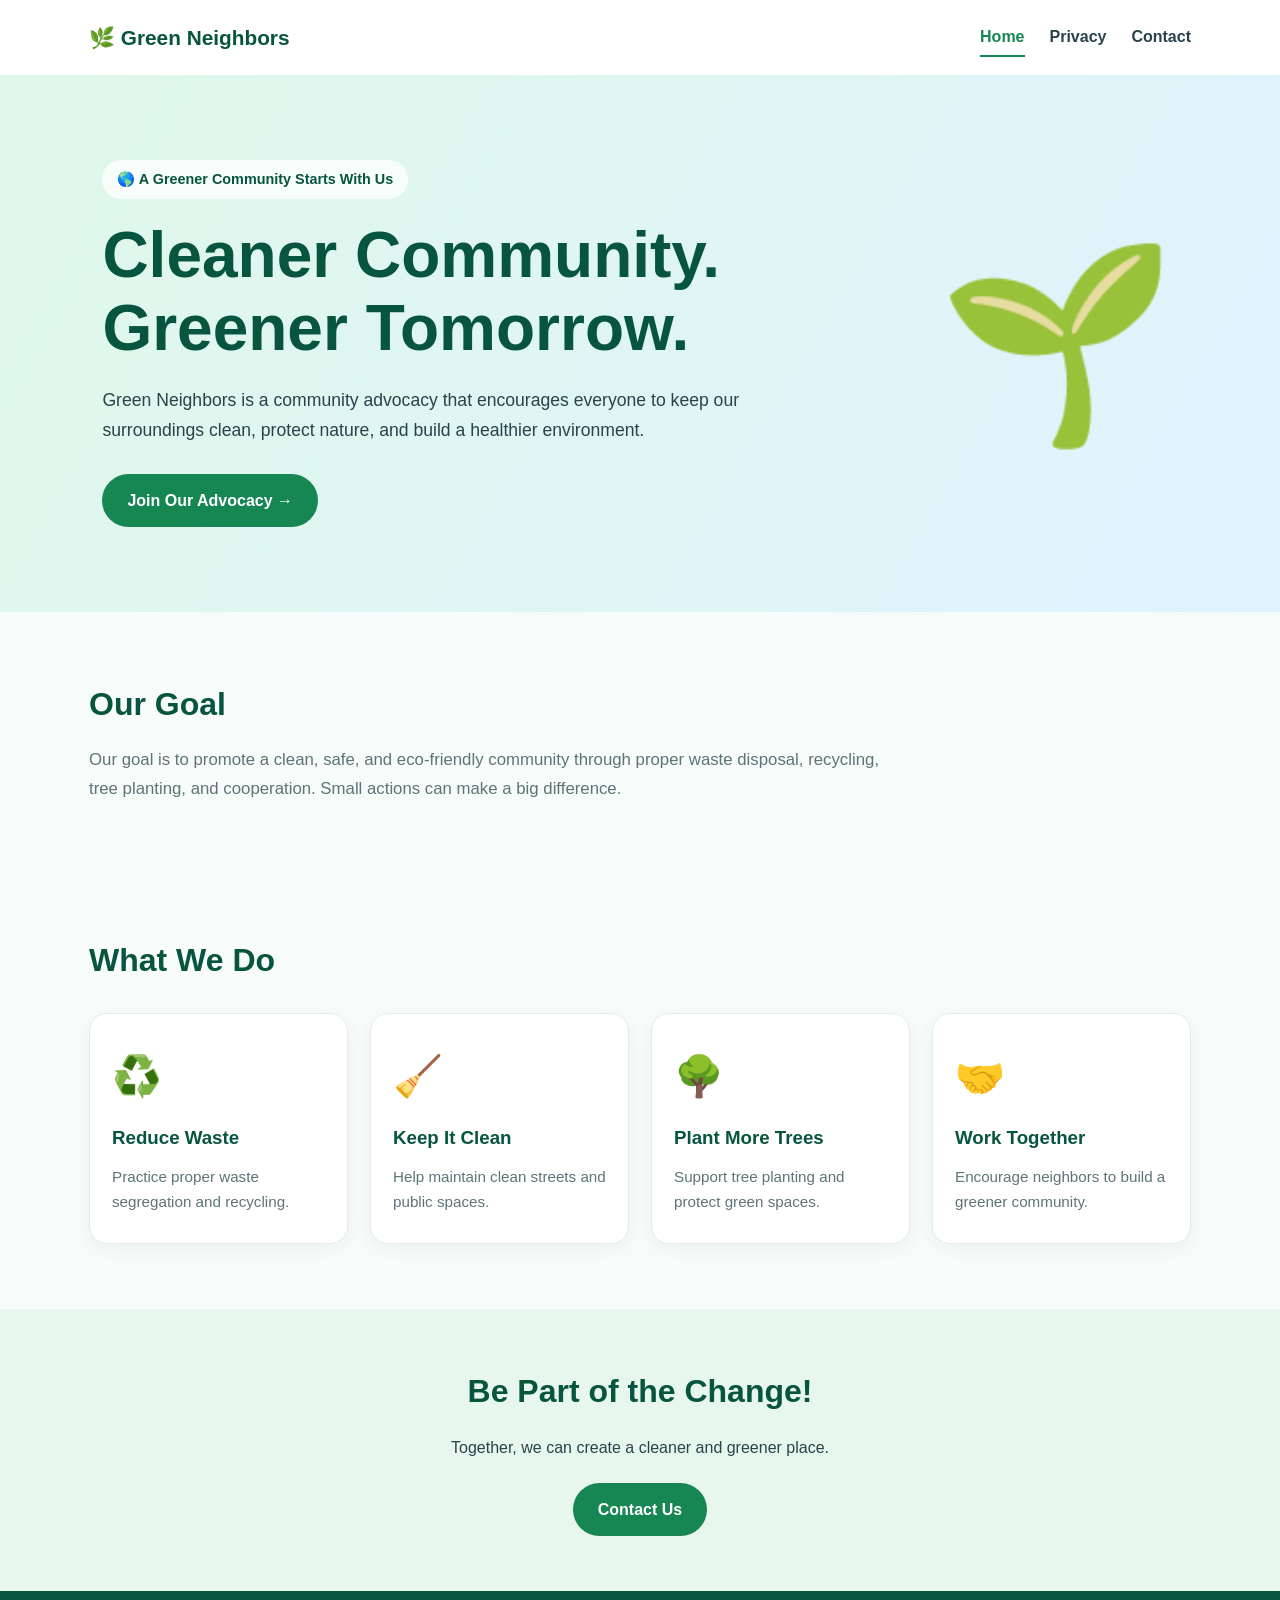
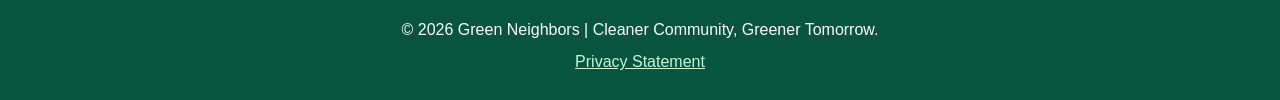
<file: index.html>
<!DOCTYPE html>
<html lang="en">
<head>
    <meta charset="UTF-8">
    <meta name="viewport" content="width=device-width, initial-scale=1.0">
    <title>Green Neighbors | Home</title>
    <link rel="stylesheet" href="style.css">
</head>
<body>

<header>
    <nav class="navbar">
        <a href="index.html" class="logo">🌿 Green Neighbors</a>
        <div class="nav-links">
            <a href="index.html" class="active">Home</a>
            <a href="privacy.html">Privacy</a>
            <a href="contact.html">Contact</a>
        </div>
    </nav>
</header>

<main>
    <section class="hero">
        <div class="hero-content">
            <span class="tagline">🌎 A Greener Community Starts With Us</span>

            <h1>Cleaner Community.<br>Greener Tomorrow.</h1>

            <p>
                Green Neighbors is a community advocacy that encourages
                everyone to keep our surroundings clean, protect nature,
                and build a healthier environment.
            </p>

            <a href="contact.html" class="btn">Join Our Advocacy →</a>
        </div>

        <div class="hero-icon" aria-hidden="true">🌱</div>
    </section>

    <section class="section">
        <h2>Our Goal</h2>
        <p class="section-description">
            Our goal is to promote a clean, safe, and eco-friendly
            community through proper waste disposal, recycling,
            tree planting, and cooperation. Small actions can make
            a big difference.
        </p>
    </section>

    <section class="section">
        <h2>What We Do</h2>

        <div class="cards">
            <article class="card">
                <div class="card-icon">♻️</div>
                <h3>Reduce Waste</h3>
                <p>Practice proper waste segregation and recycling.</p>
            </article>

            <article class="card">
                <div class="card-icon">🧹</div>
                <h3>Keep It Clean</h3>
                <p>Help maintain clean streets and public spaces.</p>
            </article>

            <article class="card">
                <div class="card-icon">🌳</div>
                <h3>Plant More Trees</h3>
                <p>Support tree planting and protect green spaces.</p>
            </article>

            <article class="card">
                <div class="card-icon">🤝</div>
                <h3>Work Together</h3>
                <p>Encourage neighbors to build a greener community.</p>
            </article>
        </div>
    </section>

    <section class="callout">
        <h2>Be Part of the Change!</h2>
        <p>Together, we can create a cleaner and greener place.</p>
        <a href="contact.html" class="btn">Contact Us</a>
    </section>
</main>

<footer>
    <p>© 2026 Green Neighbors | Cleaner Community, Greener Tomorrow.</p>
    <a href="privacy.html">Privacy Statement</a>
</footer>

</body>
</html>
</file>
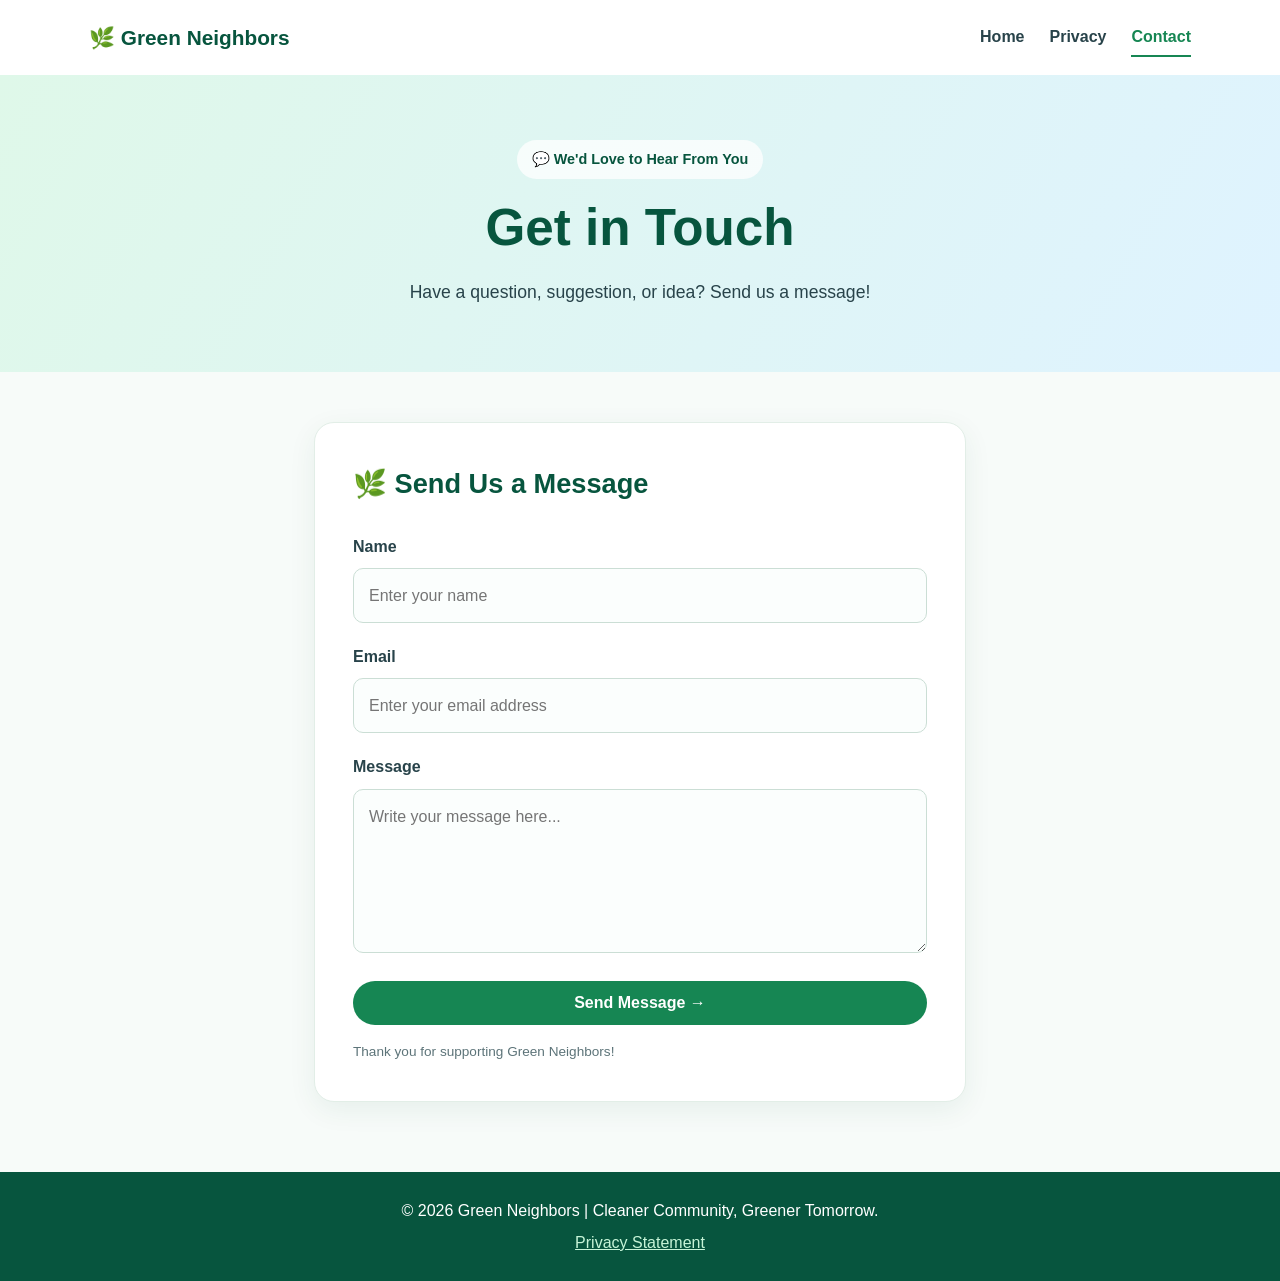
<file: contact.html>
<!DOCTYPE html>
<html lang="en">
<head>
    <meta charset="UTF-8">
    <meta name="viewport" content="width=device-width, initial-scale=1.0">
    <title>Green Neighbors | Contact</title>
    <link rel="stylesheet" href="style.css">
</head>
<body>

<header>
    <nav class="navbar">
        <a href="index.html" class="logo">🌿 Green Neighbors</a>
        <div class="nav-links">
            <a href="index.html">Home</a>
            <a href="privacy.html">Privacy</a>
            <a href="contact.html" class="active">Contact</a>
        </div>
    </nav>
</header>

<main>
    <section class="page-hero contact-hero">
        <span class="tagline">💬 We'd Love to Hear From You</span>
        <h1>Get in Touch</h1>
        <p>
            Have a question, suggestion, or idea?
            Send us a message!
        </p>
    </section>

    <section class="form-section">
        <form action="#" method="get">

            <h2>🌿 Send Us a Message</h2>

            <div class="form-group">
                <label for="name">Name</label>
                <input
                    type="text"
                    id="name"
                    name="name"
                    placeholder="Enter your name"
                    required
                >
            </div>

            <div class="form-group">
                <label for="email">Email</label>
                <input
                    type="email"
                    id="email"
                    name="email"
                    placeholder="Enter your email address"
                    required
                >
            </div>

            <div class="form-group">
                <label for="message">Message</label>
                <textarea
                    id="message"
                    name="message"
                    rows="5"
                    placeholder="Write your message here..."
                    required
                ></textarea>
            </div>

            <button type="submit" class="btn submit-btn">
                Send Message →
            </button>

            <p class="form-note">
                Thank you for supporting Green Neighbors!
            </p>

        </form>
    </section>
</main>

<footer>
    <p>© 2026 Green Neighbors | Cleaner Community, Greener Tomorrow.</p>
    <a href="privacy.html">Privacy Statement</a>
</footer>

</body>
</html>
</file>
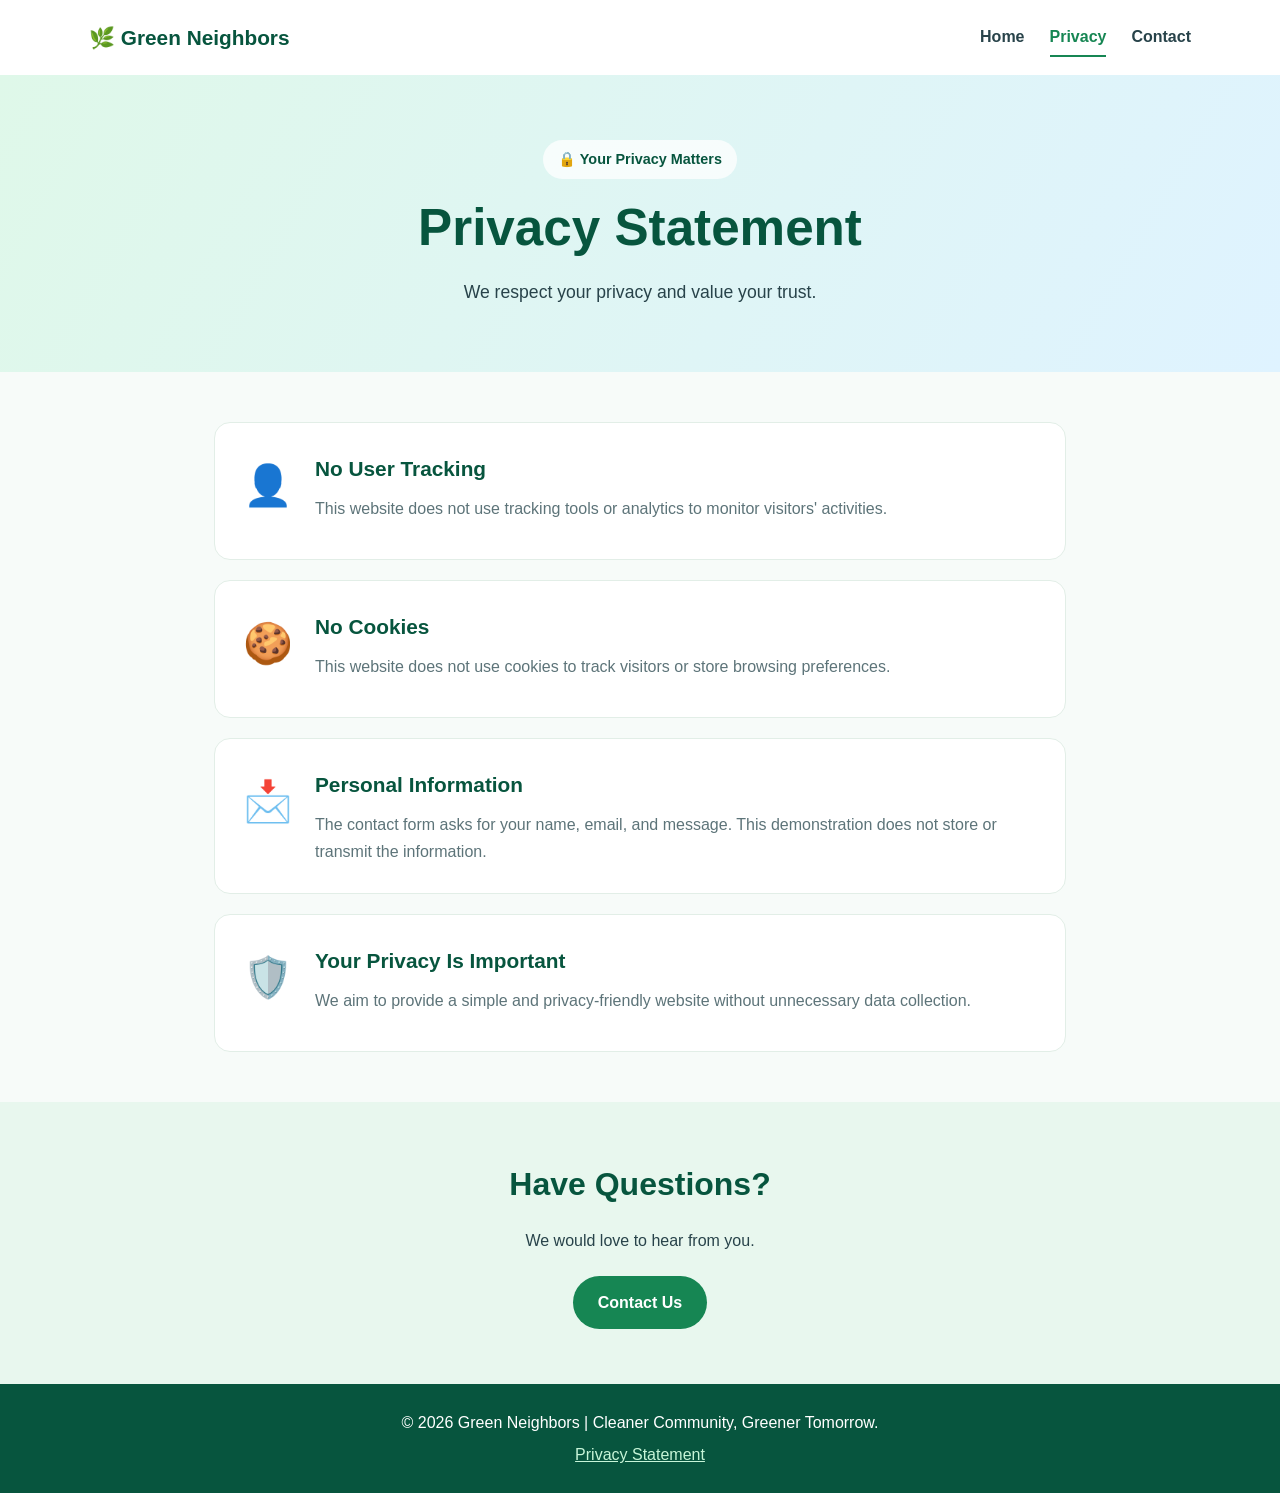
<file: privacy.html>
<!DOCTYPE html>
<html lang="en">
<head>
    <meta charset="UTF-8">
    <meta name="viewport" content="width=device-width, initial-scale=1.0">
    <title>Green Neighbors | Privacy</title>
    <link rel="stylesheet" href="style.css">
</head>
<body>

<header>
    <nav class="navbar">
        <a href="index.html" class="logo">🌿 Green Neighbors</a>
        <div class="nav-links">
            <a href="index.html">Home</a>
            <a href="privacy.html" class="active">Privacy</a>
            <a href="contact.html">Contact</a>
        </div>
    </nav>
</header>

<main>
    <section class="page-hero">
        <span class="tagline">🔒 Your Privacy Matters</span>
        <h1>Privacy Statement</h1>
        <p>We respect your privacy and value your trust.</p>
    </section>

    <section class="privacy-content">

        <article class="privacy-card">
            <div class="card-icon">👤</div>
            <div>
                <h2>No User Tracking</h2>
                <p>
                    This website does not use tracking tools or
                    analytics to monitor visitors' activities.
                </p>
            </div>
        </article>

        <article class="privacy-card">
            <div class="card-icon">🍪</div>
            <div>
                <h2>No Cookies</h2>
                <p>
                    This website does not use cookies to track
                    visitors or store browsing preferences.
                </p>
            </div>
        </article>

        <article class="privacy-card">
            <div class="card-icon">📩</div>
            <div>
                <h2>Personal Information</h2>
                <p>
                    The contact form asks for your name, email,
                    and message. This demonstration does not
                    store or transmit the information.
                </p>
            </div>
        </article>

        <article class="privacy-card">
            <div class="card-icon">🛡️</div>
            <div>
                <h2>Your Privacy Is Important</h2>
                <p>
                    We aim to provide a simple and privacy-friendly
                    website without unnecessary data collection.
                </p>
            </div>
        </article>

    </section>

    <section class="callout">
        <h2>Have Questions?</h2>
        <p>We would love to hear from you.</p>
        <a href="contact.html" class="btn">Contact Us</a>
    </section>
</main>

<footer>
    <p>© 2026 Green Neighbors | Cleaner Community, Greener Tomorrow.</p>
    <a href="privacy.html">Privacy Statement</a>
</footer>

</body>
</html>
</file>
<file: style.css>
/* General styles */
* {
    margin: 0;
    padding: 0;
    box-sizing: border-box;
}

:root {
    --green: #168653;
    --dark-green: #07553e;
    --light-green: #e8f7ee;
    --blue: #dff3ff;
    --dark-blue: #173f50;
    --white: #ffffff;
    --text: #28434a;
    --muted: #5d7479;
}

html {
    scroll-behavior: smooth;
}

body {
    font-family: Arial, Helvetica, sans-serif;
    background: #f7fbf9;
    color: var(--text);
    line-height: 1.7;
}

/* Navigation */
header {
    background: var(--white);
    box-shadow: 0 2px 12px rgba(0, 0, 0, 0.05);
}

.navbar {
    max-width: 1150px;
    margin: auto;
    padding: 18px 24px;
    display: flex;
    justify-content: space-between;
    align-items: center;
    gap: 20px;
}

.logo {
    color: var(--dark-green);
    text-decoration: none;
    font-size: 1.3rem;
    font-weight: bold;
}

.nav-links {
    display: flex;
    gap: 25px;
}

.nav-links a {
    color: var(--text);
    text-decoration: none;
    font-weight: 600;
    padding: 5px 0;
    border-bottom: 2px solid transparent;
}

.nav-links a:hover,
.nav-links a.active {
    color: var(--green);
    border-bottom-color: var(--green);
}

/* Home hero */
.hero {
    background: linear-gradient(120deg, #dff8e9, #dff3ff);
    padding: 85px 8%;
    display: flex;
    justify-content: space-between;
    align-items: center;
    gap: 40px;
}

.hero-content {
    max-width: 700px;
}

.tagline {
    display: inline-block;
    color: var(--dark-green);
    background: rgba(255, 255, 255, 0.75);
    padding: 7px 15px;
    border-radius: 30px;
    font-size: 0.9rem;
    font-weight: bold;
    margin-bottom: 20px;
}

h1 {
    color: var(--dark-green);
    font-size: clamp(2.3rem, 5vw, 4rem);
    line-height: 1.15;
    margin-bottom: 20px;
}

.hero p,
.page-hero p {
    max-width: 650px;
    font-size: 1.1rem;
    color: var(--text);
    margin-bottom: 28px;
}

.hero-icon {
    font-size: clamp(7rem, 15vw, 12rem);
}

/* Buttons */
.btn {
    display: inline-block;
    background: var(--green);
    color: var(--white);
    text-decoration: none;
    border: none;
    border-radius: 30px;
    padding: 13px 25px;
    font-size: 1rem;
    font-weight: bold;
    cursor: pointer;
    transition: background 0.2s, transform 0.2s;
}

.btn:hover {
    background: var(--dark-green);
    transform: translateY(-2px);
}

/* Content sections */
.section {
    max-width: 1150px;
    margin: auto;
    padding: 65px 24px;
}

.section h2,
.callout h2 {
    color: var(--dark-green);
    font-size: 2rem;
    margin-bottom: 15px;
}

.section-description {
    max-width: 800px;
    color: var(--muted);
    font-size: 1.05rem;
}

.cards {
    display: grid;
    grid-template-columns: repeat(4, 1fr);
    gap: 22px;
    margin-top: 25px;
}

.card {
    background: var(--white);
    padding: 28px 22px;
    border-radius: 18px;
    border: 1px solid #e2eee7;
    box-shadow: 0 5px 18px rgba(20, 80, 55, 0.05);
    transition: transform 0.2s;
}

.card:hover {
    transform: translateY(-5px);
}

.card-icon {
    font-size: 2.5rem;
    margin-bottom: 12px;
}

.card h3 {
    color: var(--dark-green);
    margin-bottom: 10px;
}

.card p {
    color: var(--muted);
    font-size: 0.95rem;
}

/* Callout */
.callout {
    text-align: center;
    background: var(--light-green);
    padding: 55px 24px;
}

.callout p {
    margin-bottom: 22px;
}

/* Inner page hero */
.page-hero {
    text-align: center;
    background: linear-gradient(120deg, #dff8e9, #dff3ff);
    padding: 65px 24px;
}

.page-hero h1 {
    font-size: clamp(2rem, 5vw, 3.2rem);
}

.page-hero p {
    margin: 0 auto;
}

/* Privacy page */
.privacy-content {
    max-width: 900px;
    margin: auto;
    padding: 50px 24px;
    display: grid;
    gap: 20px;
}

.privacy-card {
    display: flex;
    align-items: flex-start;
    gap: 22px;
    padding: 28px;
    background: var(--white);
    border: 1px solid #e2eee7;
    border-radius: 16px;
}

.privacy-card .card-icon {
    flex-shrink: 0;
}

.privacy-card h2 {
    color: var(--dark-green);
    font-size: 1.3rem;
    margin-bottom: 8px;
}

.privacy-card p {
    color: var(--muted);
}

/* Contact form */
.form-section {
    max-width: 700px;
    margin: 50px auto 70px;
    padding: 0 24px;
}

form {
    background: var(--white);
    padding: 38px;
    border-radius: 20px;
    border: 1px solid #e2eee7;
    box-shadow: 0 8px 28px rgba(20, 80, 55, 0.07);
}

form h2 {
    color: var(--dark-green);
    font-size: 1.7rem;
    margin-bottom: 25px;
}

.form-group {
    margin-bottom: 20px;
}

label {
    display: block;
    font-weight: bold;
    margin-bottom: 8px;
}

input,
textarea {
    width: 100%;
    padding: 13px 15px;
    font: inherit;
    color: var(--text);
    background: #fbfefd;
    border: 1px solid #cbded5;
    border-radius: 10px;
    outline: none;
}

input:focus,
textarea:focus {
    border-color: var(--green);
    box-shadow: 0 0 0 3px rgba(22, 134, 83, 0.12);
}

textarea {
    resize: vertical;
}

.submit-btn {
    width: 100%;
}

#formMessage {
    margin-top: 18px;
    color: var(--dark-green);
    font-weight: bold;
}

.form-note {
    margin-top: 15px;
    font-size: 0.85rem;
    color: var(--muted);
}

/* Footer */
footer {
    background: var(--dark-green);
    color: var(--white);
    text-align: center;
    padding: 25px 20px;
}

footer a {
    display: inline-block;
    color: #c7f5d8;
    margin-top: 5px;
}

/* Responsive layout */
@media (max-width: 850px) {
    .cards {
        grid-template-columns: repeat(2, 1fr);
    }

    .hero {
        padding: 65px 6%;
    }

    .hero-icon {
        font-size: 7rem;
    }
}

@media (max-width: 600px) {
    .navbar {
        flex-direction: column;
        gap: 12px;
    }

    .nav-links {
        gap: 22px;
    }

    .hero {
        flex-direction: column;
        align-items: flex-start;
        padding: 55px 24px;
    }

    .hero-icon {
        align-self: center;
    }

    .cards {
        grid-template-columns: 1fr;
    }

    .section {
        padding: 45px 24px;
    }

    .privacy-card {
        flex-direction: column;
        gap: 10px;
        padding: 22px;
    }

    form {
        padding: 25px 20px;
    }
}
</file>
